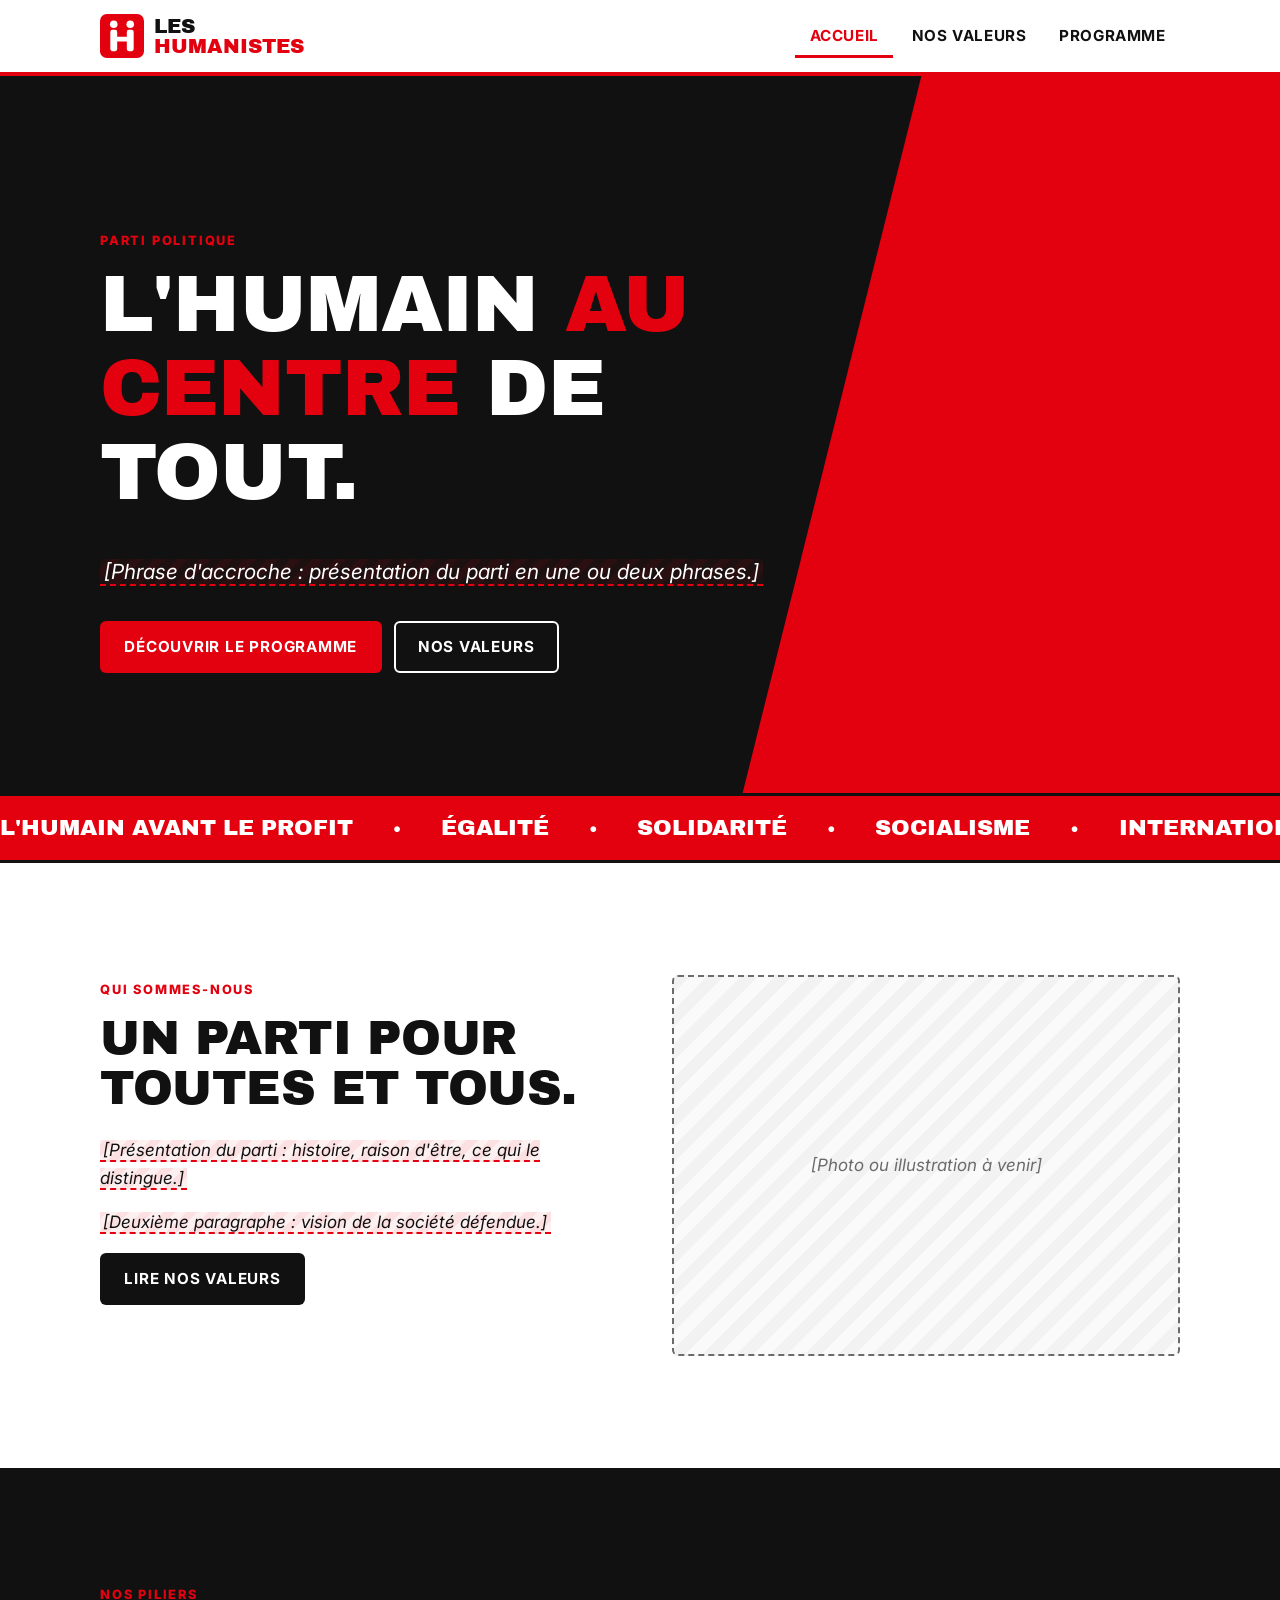
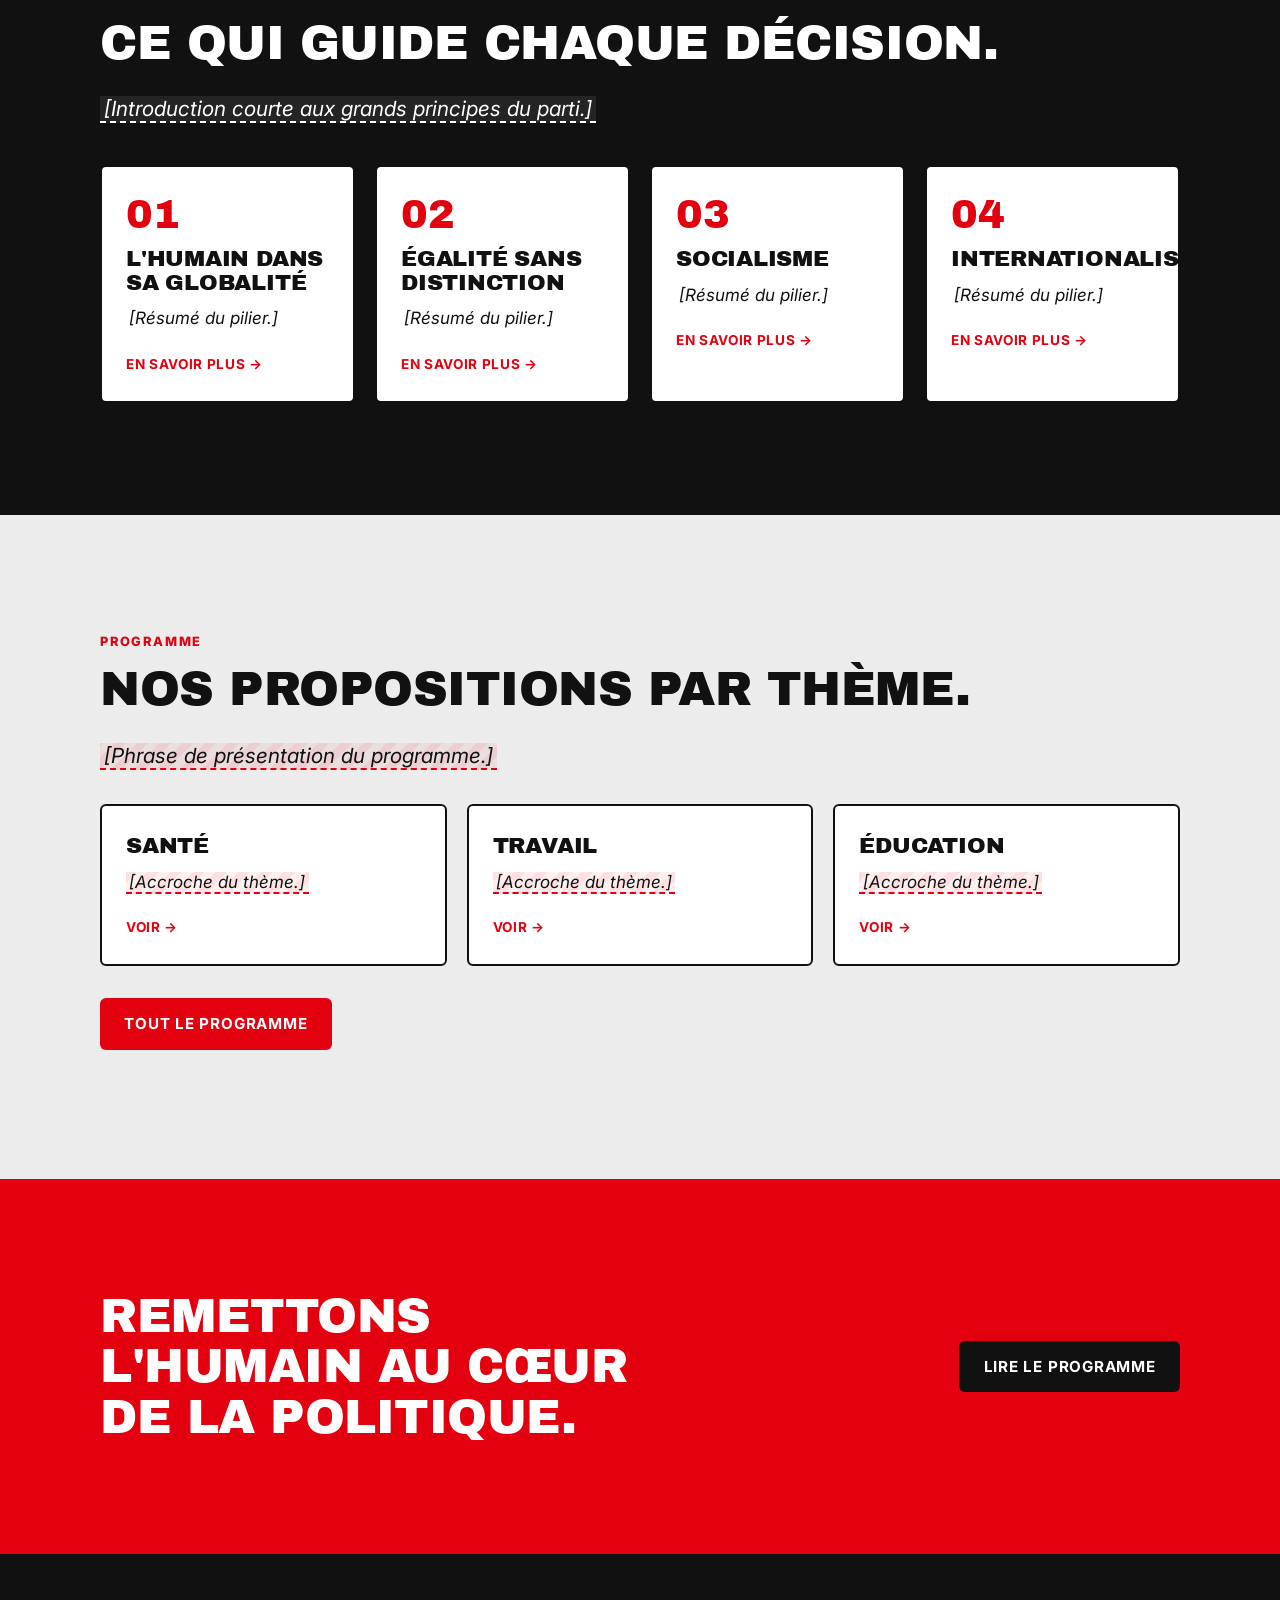
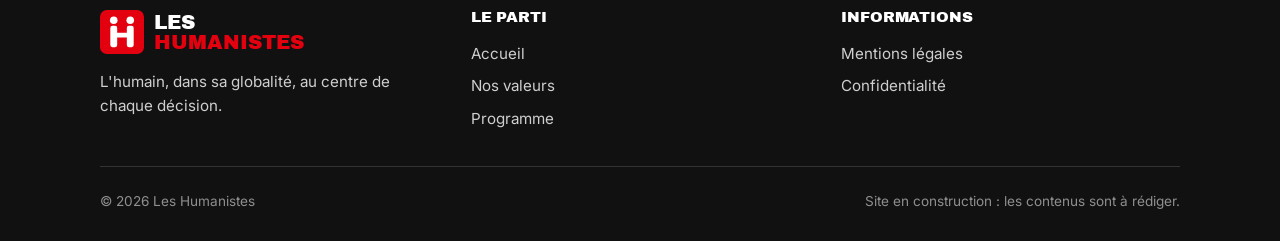
<file: index.html>
<!doctype html>
<html lang="fr">
<head>
  <meta charset="utf-8">
  <meta name="viewport" content="width=device-width, initial-scale=1">
  <title>Les Humanistes — L'humain au centre</title>
  <meta name="description" content="Les Humanistes : un parti de gauche qui replace l'humain, dans sa globalité, au centre de chaque décision.">
  <link rel="icon" href="assets/logo.svg" type="image/svg+xml">
  <link rel="preconnect" href="https://fonts.googleapis.com">
  <link rel="preconnect" href="https://fonts.gstatic.com" crossorigin>
  <link href="https://fonts.googleapis.com/css2?family=Archivo+Black&family=Inter:wght@400;500;700;800&display=swap" rel="stylesheet">
  <link rel="stylesheet" href="css/style.css">
</head>
<body>
  <a class="lien-evitement" href="#contenu">Aller au contenu</a>

  <header class="entete">
    <div class="conteneur entete__barre">
      <a class="marque" href="index.html" aria-label="Les Humanistes, accueil">
        <img src="assets/logo.svg" alt="" width="44" height="44">
        <span class="marque__nom">Les<br><span>Humanistes</span></span>
      </a>
      <nav class="nav" aria-label="Navigation principale">
        <button class="nav__bouton" type="button" aria-expanded="false" aria-controls="menu">
          <span class="nav__bouton-icone" aria-hidden="true"></span> Menu
        </button>
        <ul class="nav__liste" id="menu">
          <li><a class="nav__lien" href="index.html" aria-current="page">Accueil</a></li>
          <li><a class="nav__lien" href="valeurs.html">Nos valeurs</a></li>
          <li><a class="nav__lien" href="programme.html">Programme</a></li>
        </ul>
      </nav>
    </div>
  </header>

  <main id="contenu">

    <!-- Bannière principale -->
    <section class="banniere">
      <div class="conteneur">
        <span class="surtitre">Parti politique</span>
        <h1>L'humain <em>au centre</em> de tout.</h1>
        <p class="chapo"><span class="a-rediger">[Phrase d'accroche : présentation du parti en une ou deux phrases.]</span></p>
        <div class="banniere__actions">
          <a class="bouton bouton--rouge" href="programme.html">Découvrir le programme</a>
          <a class="bouton bouton--contour" href="valeurs.html">Nos valeurs</a>
        </div>
      </div>
    </section>

    <!-- Bandeau défilant des principes -->
    <div class="bandeau" aria-hidden="true">
      <div class="bandeau__piste">
        <span>L'humain avant le profit</span><span>Égalité</span><span>Solidarité</span><span>Socialisme</span><span>Internationalisme</span>
        <span>L'humain avant le profit</span><span>Égalité</span><span>Solidarité</span><span>Socialisme</span><span>Internationalisme</span>
      </div>
    </div>

    <!-- Qui sommes-nous -->
    <section class="section">
      <div class="conteneur deux-colonnes">
        <div>
          <span class="surtitre">Qui sommes-nous</span>
          <h2>Un parti pour toutes et tous.</h2>
          <p><span class="a-rediger">[Présentation du parti : histoire, raison d'être, ce qui le distingue.]</span></p>
          <p><span class="a-rediger">[Deuxième paragraphe : vision de la société défendue.]</span></p>
          <a class="bouton bouton--noir" href="valeurs.html">Lire nos valeurs</a>
        </div>
        <div class="visuel-a-venir">[Photo ou illustration à venir]</div>
      </div>
    </section>

    <!-- Piliers -->
    <section class="section fond-noir">
      <div class="conteneur">
        <span class="surtitre">Nos piliers</span>
        <h2>Ce qui guide chaque décision.</h2>
        <p class="chapo"><span class="a-rediger">[Introduction courte aux grands principes du parti.]</span></p>
        <div class="grille grille--4" style="margin-top:2.5rem">
          <article class="carte">
            <div class="carte__numero">01</div>
            <h3>L'humain dans sa globalité</h3>
            <p><span class="a-rediger">[Résumé du pilier.]</span></p>
            <a class="carte__lien" href="valeurs.html#humain">En savoir plus</a>
          </article>
          <article class="carte">
            <div class="carte__numero">02</div>
            <h3>Égalité sans distinction</h3>
            <p><span class="a-rediger">[Résumé du pilier.]</span></p>
            <a class="carte__lien" href="valeurs.html#egalite">En savoir plus</a>
          </article>
          <article class="carte">
            <div class="carte__numero">03</div>
            <h3>Socialisme</h3>
            <p><span class="a-rediger">[Résumé du pilier.]</span></p>
            <a class="carte__lien" href="valeurs.html#socialisme">En savoir plus</a>
          </article>
          <article class="carte">
            <div class="carte__numero">04</div>
            <h3>Internationalisme</h3>
            <p><span class="a-rediger">[Résumé du pilier.]</span></p>
            <a class="carte__lien" href="valeurs.html#internationalisme">En savoir plus</a>
          </article>
        </div>
      </div>
    </section>

    <!-- Aperçu du programme -->
    <section class="section fond-gris">
      <div class="conteneur">
        <span class="surtitre">Programme</span>
        <h2>Nos propositions par thème.</h2>
        <p class="chapo"><span class="a-rediger">[Phrase de présentation du programme.]</span></p>
        <div class="grille" style="margin-top:2rem">
          <a class="carte" href="programme.html#sante" style="text-decoration:none">
            <h3>Santé</h3><p><span class="a-rediger">[Accroche du thème.]</span></p><span class="carte__lien">Voir</span>
          </a>
          <a class="carte" href="programme.html#travail" style="text-decoration:none">
            <h3>Travail</h3><p><span class="a-rediger">[Accroche du thème.]</span></p><span class="carte__lien">Voir</span>
          </a>
          <a class="carte" href="programme.html#education" style="text-decoration:none">
            <h3>Éducation</h3><p><span class="a-rediger">[Accroche du thème.]</span></p><span class="carte__lien">Voir</span>
          </a>
        </div>
        <p style="margin-top:2rem"><a class="bouton bouton--rouge" href="programme.html">Tout le programme</a></p>
      </div>
    </section>

    <!-- Appel final -->
    <section class="section fond-rouge">
      <div class="conteneur appel">
        <h2>Remettons l'humain au cœur de la politique.</h2>
        <a class="bouton bouton--noir" href="programme.html">Lire le programme</a>
      </div>
    </section>

  </main>

  <footer class="pied">
    <div class="conteneur">
      <div class="pied__grille">
        <div>
          <a class="marque" href="index.html">
            <img src="assets/logo.svg" alt="" width="44" height="44">
            <span class="marque__nom">Les<br><span>Humanistes</span></span>
          </a>
          <p style="margin-top:1rem">L'humain, dans sa globalité, au centre de chaque décision.</p>
        </div>
        <div>
          <h3>Le parti</h3>
          <ul>
            <li><a href="index.html">Accueil</a></li>
            <li><a href="valeurs.html">Nos valeurs</a></li>
            <li><a href="programme.html">Programme</a></li>
          </ul>
        </div>
        <div>
          <h3>Informations</h3>
          <ul>
            <li><a href="#">Mentions légales</a></li>
            <li><a href="#">Confidentialité</a></li>
          </ul>
        </div>
      </div>
      <div class="pied__bas">
        <span>© <span data-annee></span> Les Humanistes</span>
        <span>Site en construction : les contenus sont à rédiger.</span>
      </div>
    </div>
  </footer>

  <script src="js/main.js"></script>
</body>
</html>
</file>
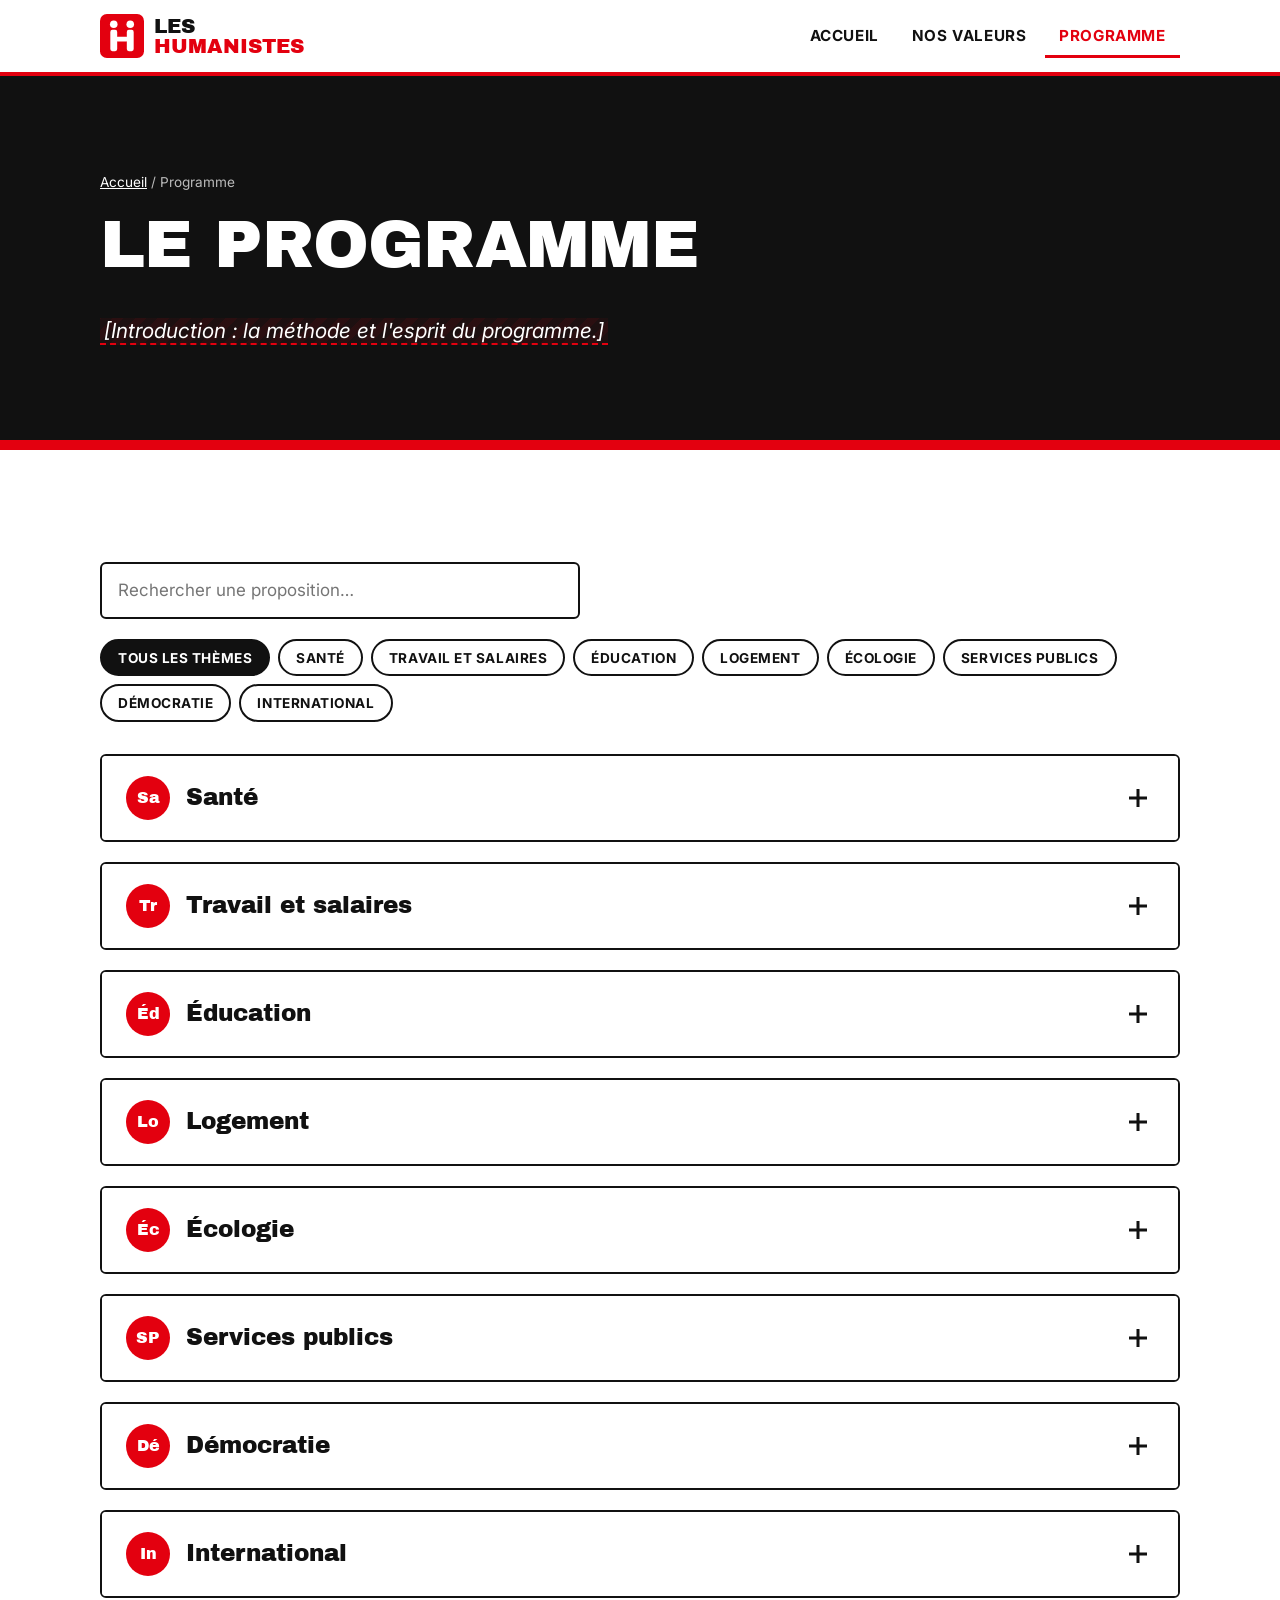
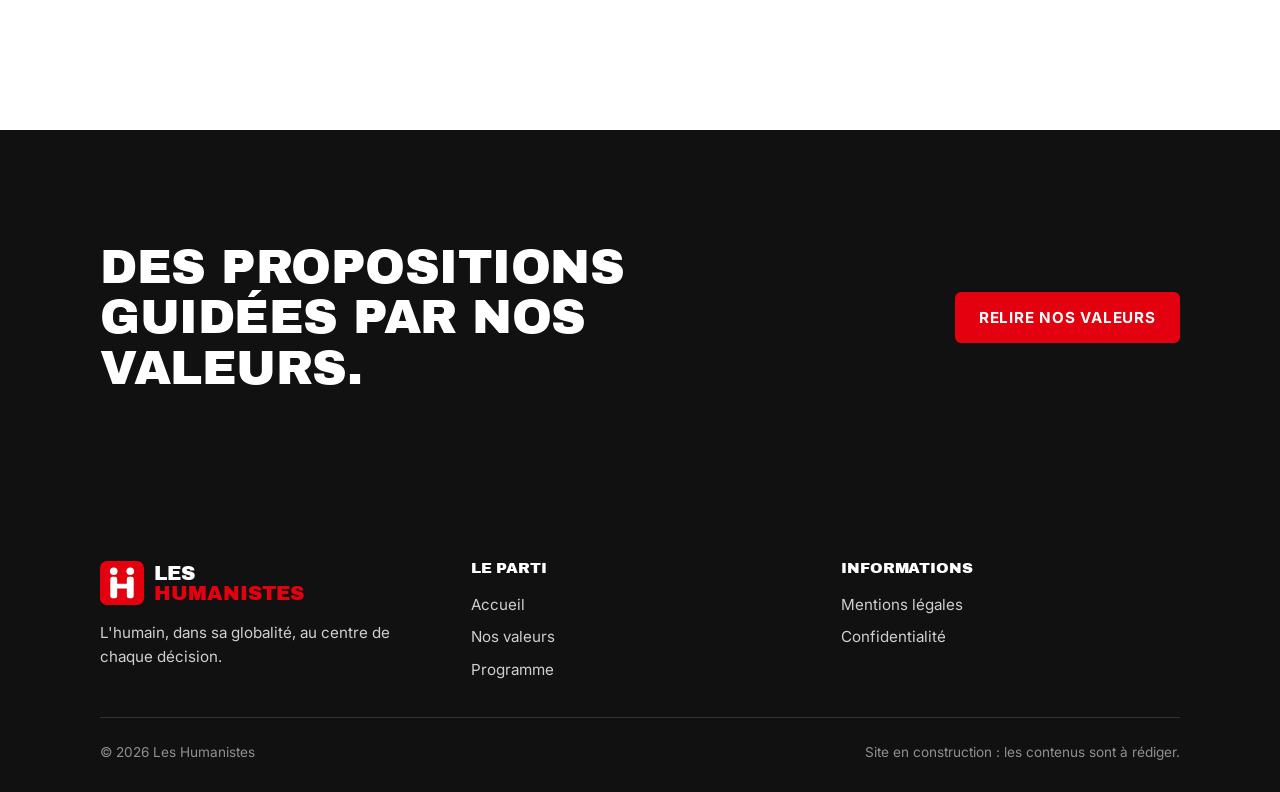
<file: programme.html>
<!doctype html>
<html lang="fr">
<head>
  <meta charset="utf-8">
  <meta name="viewport" content="width=device-width, initial-scale=1">
  <title>Programme — Les Humanistes</title>
  <meta name="description" content="Le programme des Humanistes, classé par thème.">
  <link rel="icon" href="assets/logo.svg" type="image/svg+xml">
  <link rel="preconnect" href="https://fonts.googleapis.com">
  <link rel="preconnect" href="https://fonts.gstatic.com" crossorigin>
  <link href="https://fonts.googleapis.com/css2?family=Archivo+Black&family=Inter:wght@400;500;700;800&display=swap" rel="stylesheet">
  <link rel="stylesheet" href="css/style.css">
</head>
<body>
  <a class="lien-evitement" href="#contenu">Aller au contenu</a>

  <header class="entete">
    <div class="conteneur entete__barre">
      <a class="marque" href="index.html" aria-label="Les Humanistes, accueil">
        <img src="assets/logo.svg" alt="" width="44" height="44">
        <span class="marque__nom">Les<br><span>Humanistes</span></span>
      </a>
      <nav class="nav" aria-label="Navigation principale">
        <button class="nav__bouton" type="button" aria-expanded="false" aria-controls="menu">
          <span class="nav__bouton-icone" aria-hidden="true"></span> Menu
        </button>
        <ul class="nav__liste" id="menu">
          <li><a class="nav__lien" href="index.html">Accueil</a></li>
          <li><a class="nav__lien" href="valeurs.html">Nos valeurs</a></li>
          <li><a class="nav__lien" href="programme.html" aria-current="page">Programme</a></li>
        </ul>
      </nav>
    </div>
  </header>

  <main id="contenu">

    <section class="entete-page">
      <div class="conteneur">
        <nav class="fil-ariane" aria-label="Fil d'Ariane"><a href="index.html">Accueil</a> / Programme</nav>
        <h1>Le programme</h1>
        <p class="chapo"><span class="a-rediger">[Introduction : la méthode et l'esprit du programme.]</span></p>
      </div>
    </section>

    <section class="section">
      <div class="conteneur">
        <div class="recherche">
          <label for="champ-recherche" class="lien-evitement">Rechercher une proposition</label>
          <input id="champ-recherche" type="search" placeholder="Rechercher une proposition…" autocomplete="off">
        </div>
        <div class="filtres" role="group" aria-label="Filtrer par thème">
          <button class="filtre" type="button" data-filtre="tous" aria-pressed="true">Tous les thèmes</button>
          <button class="filtre" type="button" data-filtre="sante" aria-pressed="false">Santé</button>
          <button class="filtre" type="button" data-filtre="travail" aria-pressed="false">Travail et salaires</button>
          <button class="filtre" type="button" data-filtre="education" aria-pressed="false">Éducation</button>
          <button class="filtre" type="button" data-filtre="logement" aria-pressed="false">Logement</button>
          <button class="filtre" type="button" data-filtre="ecologie" aria-pressed="false">Écologie</button>
          <button class="filtre" type="button" data-filtre="services-publics" aria-pressed="false">Services publics</button>
          <button class="filtre" type="button" data-filtre="democratie" aria-pressed="false">Démocratie</button>
          <button class="filtre" type="button" data-filtre="international" aria-pressed="false">International</button>
        </div>

        <section class="theme" id="sante" data-theme="sante">
          <h2 class="theme__titre-h">
            <button class="theme__entete" type="button" aria-expanded="false" aria-controls="corps-sante">
              <span class="theme__titre"><span class="theme__pastille" aria-hidden="true">Sa</span><span>Santé</span></span>
              <span class="theme__plus" aria-hidden="true"></span>
            </button>
          </h2>
          <div class="theme__corps" id="corps-sante" hidden>
            <p><span class="a-rediger">[Constat et objectifs du thème « Santé ».]</span></p>
            <ol class="propositions">
              <li><span class="a-rediger">[Proposition à rédiger.]</span></li>
              <li><span class="a-rediger">[Proposition à rédiger.]</span></li>
              <li><span class="a-rediger">[Proposition à rédiger.]</span></li>
            </ol>
          </div>
        </section>
        <section class="theme" id="travail" data-theme="travail">
          <h2 class="theme__titre-h">
            <button class="theme__entete" type="button" aria-expanded="false" aria-controls="corps-travail">
              <span class="theme__titre"><span class="theme__pastille" aria-hidden="true">Tr</span><span>Travail et salaires</span></span>
              <span class="theme__plus" aria-hidden="true"></span>
            </button>
          </h2>
          <div class="theme__corps" id="corps-travail" hidden>
            <p><span class="a-rediger">[Constat et objectifs du thème « Travail et salaires ».]</span></p>
            <ol class="propositions">
              <li><span class="a-rediger">[Proposition à rédiger.]</span></li>
              <li><span class="a-rediger">[Proposition à rédiger.]</span></li>
              <li><span class="a-rediger">[Proposition à rédiger.]</span></li>
            </ol>
          </div>
        </section>
        <section class="theme" id="education" data-theme="education">
          <h2 class="theme__titre-h">
            <button class="theme__entete" type="button" aria-expanded="false" aria-controls="corps-education">
              <span class="theme__titre"><span class="theme__pastille" aria-hidden="true">Éd</span><span>Éducation</span></span>
              <span class="theme__plus" aria-hidden="true"></span>
            </button>
          </h2>
          <div class="theme__corps" id="corps-education" hidden>
            <p><span class="a-rediger">[Constat et objectifs du thème « Éducation ».]</span></p>
            <ol class="propositions">
              <li><span class="a-rediger">[Proposition à rédiger.]</span></li>
              <li><span class="a-rediger">[Proposition à rédiger.]</span></li>
              <li><span class="a-rediger">[Proposition à rédiger.]</span></li>
            </ol>
          </div>
        </section>
        <section class="theme" id="logement" data-theme="logement">
          <h2 class="theme__titre-h">
            <button class="theme__entete" type="button" aria-expanded="false" aria-controls="corps-logement">
              <span class="theme__titre"><span class="theme__pastille" aria-hidden="true">Lo</span><span>Logement</span></span>
              <span class="theme__plus" aria-hidden="true"></span>
            </button>
          </h2>
          <div class="theme__corps" id="corps-logement" hidden>
            <p><span class="a-rediger">[Constat et objectifs du thème « Logement ».]</span></p>
            <ol class="propositions">
              <li><span class="a-rediger">[Proposition à rédiger.]</span></li>
              <li><span class="a-rediger">[Proposition à rédiger.]</span></li>
              <li><span class="a-rediger">[Proposition à rédiger.]</span></li>
            </ol>
          </div>
        </section>
        <section class="theme" id="ecologie" data-theme="ecologie">
          <h2 class="theme__titre-h">
            <button class="theme__entete" type="button" aria-expanded="false" aria-controls="corps-ecologie">
              <span class="theme__titre"><span class="theme__pastille" aria-hidden="true">Éc</span><span>Écologie</span></span>
              <span class="theme__plus" aria-hidden="true"></span>
            </button>
          </h2>
          <div class="theme__corps" id="corps-ecologie" hidden>
            <p><span class="a-rediger">[Constat et objectifs du thème « Écologie ».]</span></p>
            <ol class="propositions">
              <li><span class="a-rediger">[Proposition à rédiger.]</span></li>
              <li><span class="a-rediger">[Proposition à rédiger.]</span></li>
              <li><span class="a-rediger">[Proposition à rédiger.]</span></li>
            </ol>
          </div>
        </section>
        <section class="theme" id="services-publics" data-theme="services-publics">
          <h2 class="theme__titre-h">
            <button class="theme__entete" type="button" aria-expanded="false" aria-controls="corps-services-publics">
              <span class="theme__titre"><span class="theme__pastille" aria-hidden="true">SP</span><span>Services publics</span></span>
              <span class="theme__plus" aria-hidden="true"></span>
            </button>
          </h2>
          <div class="theme__corps" id="corps-services-publics" hidden>
            <p><span class="a-rediger">[Constat et objectifs du thème « Services publics ».]</span></p>
            <ol class="propositions">
              <li><span class="a-rediger">[Proposition à rédiger.]</span></li>
              <li><span class="a-rediger">[Proposition à rédiger.]</span></li>
              <li><span class="a-rediger">[Proposition à rédiger.]</span></li>
            </ol>
          </div>
        </section>
        <section class="theme" id="democratie" data-theme="democratie">
          <h2 class="theme__titre-h">
            <button class="theme__entete" type="button" aria-expanded="false" aria-controls="corps-democratie">
              <span class="theme__titre"><span class="theme__pastille" aria-hidden="true">Dé</span><span>Démocratie</span></span>
              <span class="theme__plus" aria-hidden="true"></span>
            </button>
          </h2>
          <div class="theme__corps" id="corps-democratie" hidden>
            <p><span class="a-rediger">[Constat et objectifs du thème « Démocratie ».]</span></p>
            <ol class="propositions">
              <li><span class="a-rediger">[Proposition à rédiger.]</span></li>
              <li><span class="a-rediger">[Proposition à rédiger.]</span></li>
              <li><span class="a-rediger">[Proposition à rédiger.]</span></li>
            </ol>
          </div>
        </section>
        <section class="theme" id="international" data-theme="international">
          <h2 class="theme__titre-h">
            <button class="theme__entete" type="button" aria-expanded="false" aria-controls="corps-international">
              <span class="theme__titre"><span class="theme__pastille" aria-hidden="true">In</span><span>International</span></span>
              <span class="theme__plus" aria-hidden="true"></span>
            </button>
          </h2>
          <div class="theme__corps" id="corps-international" hidden>
            <p><span class="a-rediger">[Constat et objectifs du thème « International ».]</span></p>
            <ol class="propositions">
              <li><span class="a-rediger">[Proposition à rédiger.]</span></li>
              <li><span class="a-rediger">[Proposition à rédiger.]</span></li>
              <li><span class="a-rediger">[Proposition à rédiger.]</span></li>
            </ol>
          </div>
        </section>

        <p class="aucun-resultat" hidden>Aucune proposition ne correspond à votre recherche.</p>
      </div>
    </section>

    <section class="section fond-noir">
      <div class="conteneur appel">
        <h2>Des propositions guidées par nos valeurs.</h2>
        <a class="bouton bouton--rouge" href="valeurs.html">Relire nos valeurs</a>
      </div>
    </section>

  </main>

  <footer class="pied">
    <div class="conteneur">
      <div class="pied__grille">
        <div>
          <a class="marque" href="index.html">
            <img src="assets/logo.svg" alt="" width="44" height="44">
            <span class="marque__nom">Les<br><span>Humanistes</span></span>
          </a>
          <p style="margin-top:1rem">L'humain, dans sa globalité, au centre de chaque décision.</p>
        </div>
        <div>
          <h3>Le parti</h3>
          <ul>
            <li><a href="index.html">Accueil</a></li>
            <li><a href="valeurs.html">Nos valeurs</a></li>
            <li><a href="programme.html">Programme</a></li>
          </ul>
        </div>
        <div>
          <h3>Informations</h3>
          <ul>
            <li><a href="#">Mentions légales</a></li>
            <li><a href="#">Confidentialité</a></li>
          </ul>
        </div>
      </div>
      <div class="pied__bas">
        <span>© <span data-annee></span> Les Humanistes</span>
        <span>Site en construction : les contenus sont à rédiger.</span>
      </div>
    </div>
  </footer>

  <script src="js/main.js"></script>
</body>
</html>
</file>
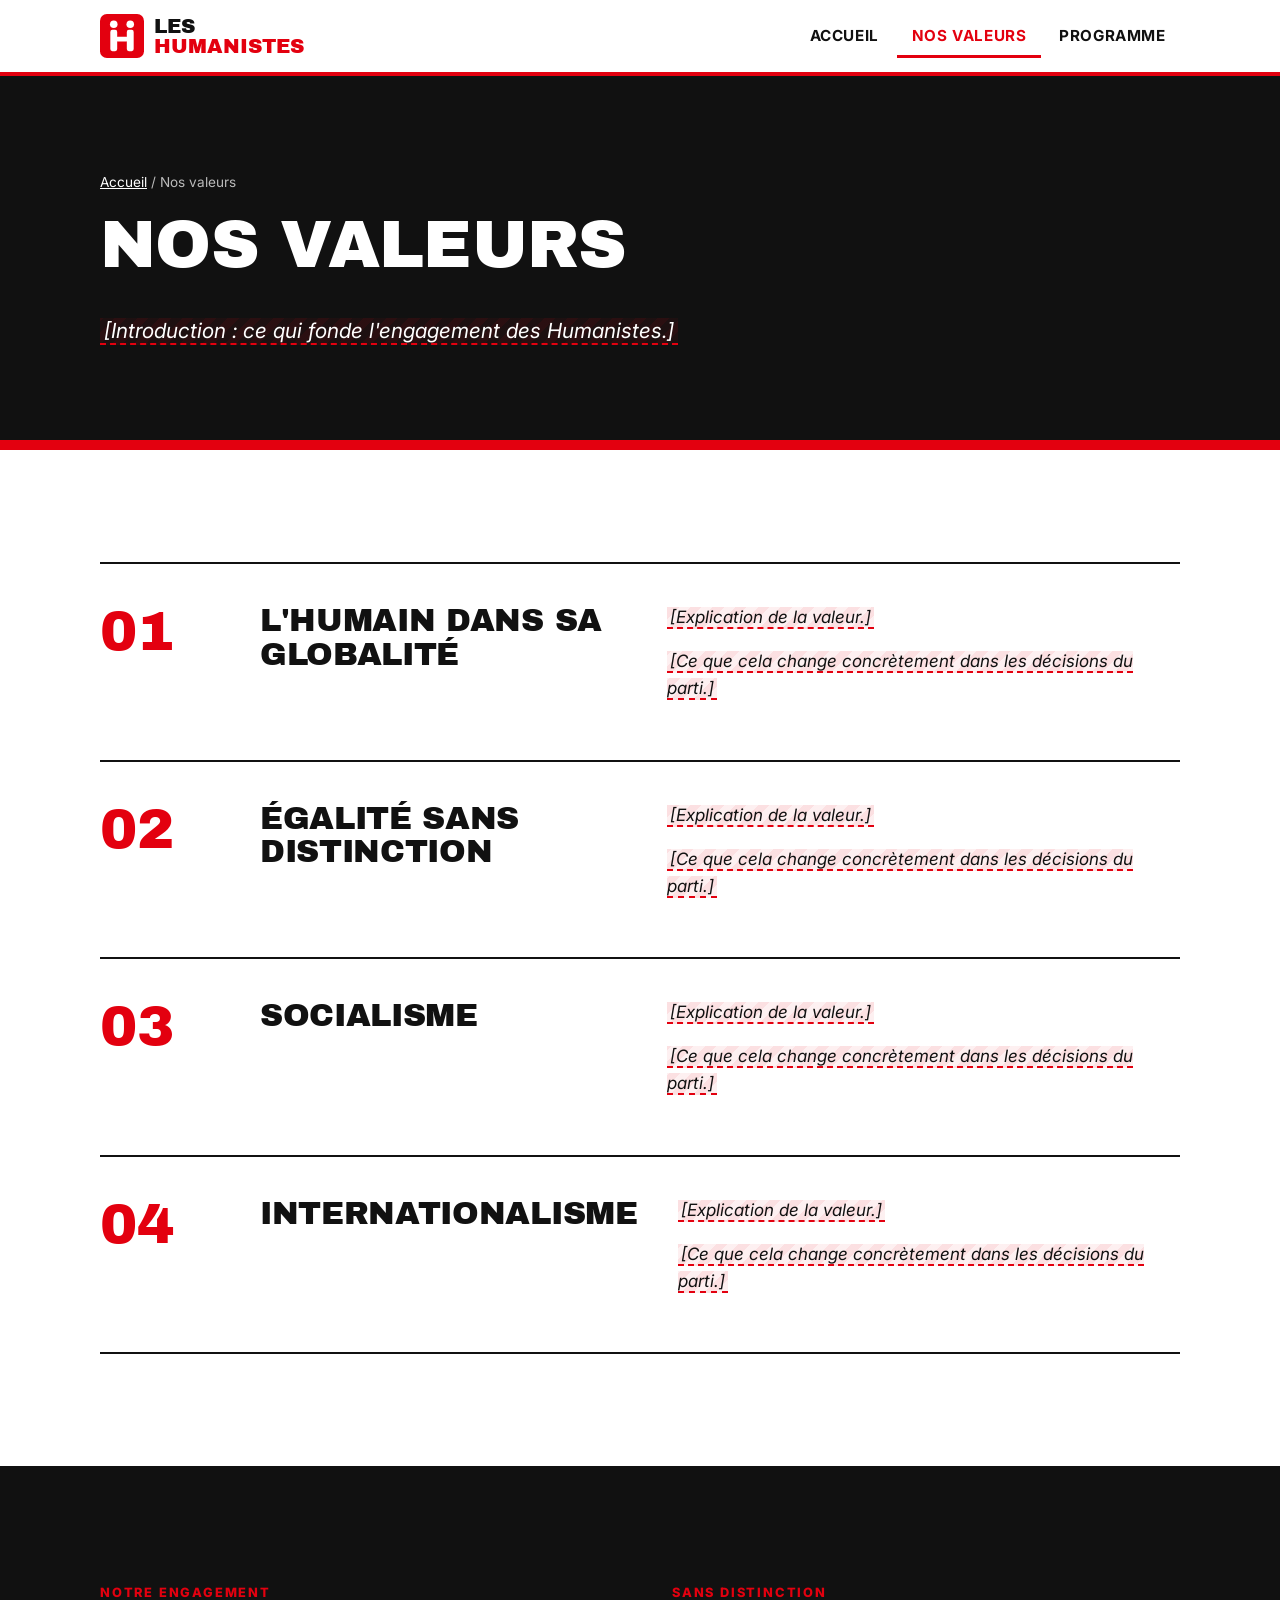
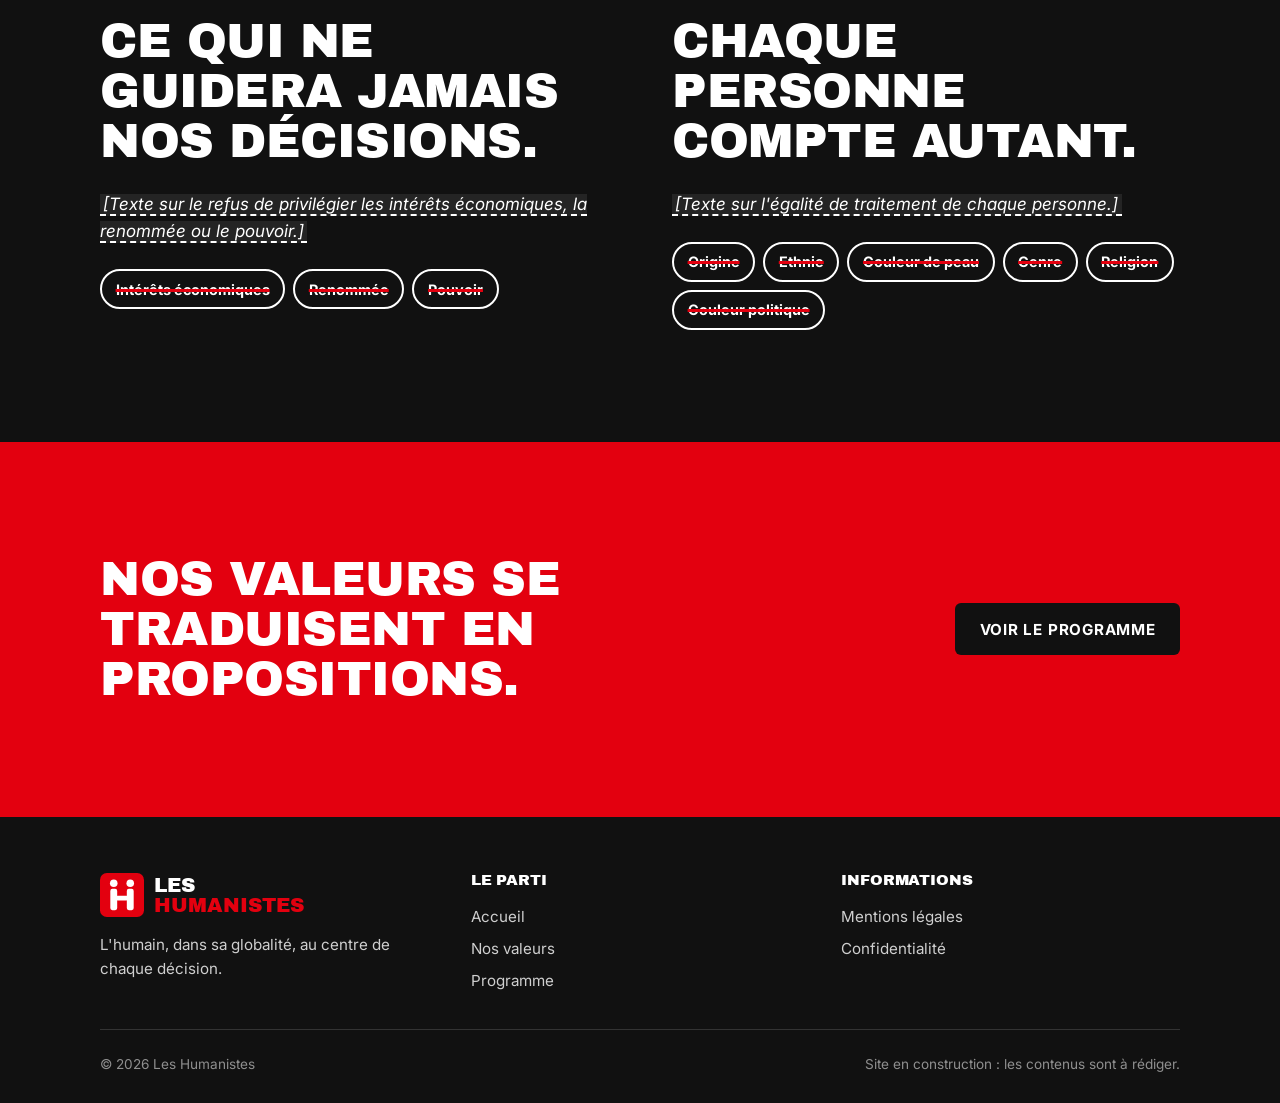
<file: valeurs.html>
<!doctype html>
<html lang="fr">
<head>
  <meta charset="utf-8">
  <meta name="viewport" content="width=device-width, initial-scale=1">
  <title>Nos valeurs — Les Humanistes</title>
  <meta name="description" content="Les valeurs des Humanistes : l'humain dans sa globalité, l'égalité sans distinction, le socialisme et l'internationalisme.">
  <link rel="icon" href="assets/logo.svg" type="image/svg+xml">
  <link rel="preconnect" href="https://fonts.googleapis.com">
  <link rel="preconnect" href="https://fonts.gstatic.com" crossorigin>
  <link href="https://fonts.googleapis.com/css2?family=Archivo+Black&family=Inter:wght@400;500;700;800&display=swap" rel="stylesheet">
  <link rel="stylesheet" href="css/style.css">
</head>
<body>
  <a class="lien-evitement" href="#contenu">Aller au contenu</a>

  <header class="entete">
    <div class="conteneur entete__barre">
      <a class="marque" href="index.html" aria-label="Les Humanistes, accueil">
        <img src="assets/logo.svg" alt="" width="44" height="44">
        <span class="marque__nom">Les<br><span>Humanistes</span></span>
      </a>
      <nav class="nav" aria-label="Navigation principale">
        <button class="nav__bouton" type="button" aria-expanded="false" aria-controls="menu">
          <span class="nav__bouton-icone" aria-hidden="true"></span> Menu
        </button>
        <ul class="nav__liste" id="menu">
          <li><a class="nav__lien" href="index.html">Accueil</a></li>
          <li><a class="nav__lien" href="valeurs.html" aria-current="page">Nos valeurs</a></li>
          <li><a class="nav__lien" href="programme.html">Programme</a></li>
        </ul>
      </nav>
    </div>
  </header>

  <main id="contenu">

    <section class="entete-page">
      <div class="conteneur">
        <nav class="fil-ariane" aria-label="Fil d'Ariane"><a href="index.html">Accueil</a> / Nos valeurs</nav>
        <h1>Nos valeurs</h1>
        <p class="chapo"><span class="a-rediger">[Introduction : ce qui fonde l'engagement des Humanistes.]</span></p>
      </div>
    </section>

    <!-- Liste des valeurs -->
    <section class="section">
      <div class="conteneur">

        <article class="valeur" id="humain">
          <div class="valeur__numero">01</div>
          <h2>L'humain dans sa globalité</h2>
          <div>
            <p><span class="a-rediger">[Explication de la valeur.]</span></p>
            <p><span class="a-rediger">[Ce que cela change concrètement dans les décisions du parti.]</span></p>
          </div>
        </article>

        <article class="valeur" id="egalite">
          <div class="valeur__numero">02</div>
          <h2>Égalité sans distinction</h2>
          <div>
            <p><span class="a-rediger">[Explication de la valeur.]</span></p>
            <p><span class="a-rediger">[Ce que cela change concrètement dans les décisions du parti.]</span></p>
          </div>
        </article>

        <article class="valeur" id="socialisme">
          <div class="valeur__numero">03</div>
          <h2>Socialisme</h2>
          <div>
            <p><span class="a-rediger">[Explication de la valeur.]</span></p>
            <p><span class="a-rediger">[Ce que cela change concrètement dans les décisions du parti.]</span></p>
          </div>
        </article>

        <article class="valeur" id="internationalisme">
          <div class="valeur__numero">04</div>
          <h2>Internationalisme</h2>
          <div>
            <p><span class="a-rediger">[Explication de la valeur.]</span></p>
            <p><span class="a-rediger">[Ce que cela change concrètement dans les décisions du parti.]</span></p>
          </div>
        </article>

      </div>
    </section>

    <!-- Ce qui ne guide pas nos décisions -->
    <section class="section fond-noir">
      <div class="conteneur deux-colonnes">
        <div>
          <span class="surtitre">Notre engagement</span>
          <h2>Ce qui ne guidera jamais nos décisions.</h2>
          <p><span class="a-rediger">[Texte sur le refus de privilégier les intérêts économiques, la renommée ou le pouvoir.]</span></p>
          <ul class="non-criteres" aria-label="Intérêts que nous refusons de privilégier">
            <li>Intérêts économiques</li>
            <li>Renommée</li>
            <li>Pouvoir</li>
          </ul>
        </div>
        <div>
          <span class="surtitre">Sans distinction</span>
          <h2>Chaque personne compte autant.</h2>
          <p><span class="a-rediger">[Texte sur l'égalité de traitement de chaque personne.]</span></p>
          <ul class="non-criteres" aria-label="Critères qui n'entrent jamais en compte">
            <li>Origine</li>
            <li>Ethnie</li>
            <li>Couleur de peau</li>
            <li>Genre</li>
            <li>Religion</li>
            <li>Couleur politique</li>
          </ul>
        </div>
      </div>
    </section>

    <section class="section fond-rouge">
      <div class="conteneur appel">
        <h2>Nos valeurs se traduisent en propositions.</h2>
        <a class="bouton bouton--noir" href="programme.html">Voir le programme</a>
      </div>
    </section>

  </main>

  <footer class="pied">
    <div class="conteneur">
      <div class="pied__grille">
        <div>
          <a class="marque" href="index.html">
            <img src="assets/logo.svg" alt="" width="44" height="44">
            <span class="marque__nom">Les<br><span>Humanistes</span></span>
          </a>
          <p style="margin-top:1rem">L'humain, dans sa globalité, au centre de chaque décision.</p>
        </div>
        <div>
          <h3>Le parti</h3>
          <ul>
            <li><a href="index.html">Accueil</a></li>
            <li><a href="valeurs.html">Nos valeurs</a></li>
            <li><a href="programme.html">Programme</a></li>
          </ul>
        </div>
        <div>
          <h3>Informations</h3>
          <ul>
            <li><a href="#">Mentions légales</a></li>
            <li><a href="#">Confidentialité</a></li>
          </ul>
        </div>
      </div>
      <div class="pied__bas">
        <span>© <span data-annee></span> Les Humanistes</span>
        <span>Site en construction : les contenus sont à rédiger.</span>
      </div>
    </div>
  </footer>

  <script src="js/main.js"></script>
</body>
</html>
</file>
<file: css/style.css>
/* =========================================================
   Les Humanistes — feuille de style principale
   Palette : rouge vif, noir, blanc
   ========================================================= */

:root {
  --rouge: #e3000f;
  --rouge-fonce: #b0000b;
  --noir: #111111;
  --gris-fonce: #2a2a2a;
  --gris: #6b6b6b;
  --gris-clair: #ececec;
  --blanc: #ffffff;

  --police-titre: "Archivo Black", "Arial Black", sans-serif;
  --police-texte: "Inter", system-ui, -apple-system, "Segoe UI", Roboto, sans-serif;

  --largeur-max: 1160px;
  --gouttiere: clamp(16px, 4vw, 40px);
  --rayon: 6px;
}

*,
*::before,
*::after { box-sizing: border-box; }

html { scroll-behavior: smooth; }

body {
  margin: 0;
  font-family: var(--police-texte);
  font-size: 1.0625rem;
  line-height: 1.6;
  color: var(--noir);
  background: var(--blanc);
  -webkit-font-smoothing: antialiased;
}

img, svg { display: block; max-width: 100%; }

a { color: inherit; }

h1, h2, h3 {
  font-family: var(--police-titre);
  font-weight: 400;
  line-height: 1.05;
  letter-spacing: -0.01em;
  margin: 0 0 0.5em;
  text-transform: uppercase;
}

h1 { font-size: clamp(2.4rem, 7vw, 5rem); }
h2 { font-size: clamp(1.8rem, 4.5vw, 3rem); }
h3 { font-size: clamp(1.15rem, 2vw, 1.4rem); }

p { margin: 0 0 1em; }

.conteneur {
  width: 100%;
  max-width: var(--largeur-max);
  margin: 0 auto;
  padding: 0 var(--gouttiere);
}

.lien-evitement {
  position: absolute;
  left: -9999px;
  top: 0;
  background: var(--rouge);
  color: var(--blanc);
  padding: 0.75rem 1rem;
  z-index: 100;
}
.lien-evitement:focus { left: 1rem; top: 1rem; }

:focus-visible {
  outline: 3px solid var(--rouge);
  outline-offset: 3px;
}

/* ---------- Emplacements de contenu à rédiger ---------- */

.a-rediger {
  display: inline;
  background: repeating-linear-gradient(
    -45deg,
    rgba(227, 0, 15, 0.06) 0 8px,
    rgba(227, 0, 15, 0.12) 8px 16px
  );
  border-bottom: 2px dashed var(--rouge);
  padding: 0 0.2em;
  color: inherit;
  font-style: italic;
}
.fond-noir .a-rediger,
.fond-rouge .a-rediger {
  background: rgba(255, 255, 255, 0.08);
  border-bottom-color: var(--blanc);
}

.bloc-a-rediger {
  border: 2px dashed currentColor;
  border-radius: var(--rayon);
  padding: 1.25rem;
  opacity: 0.75;
  font-style: italic;
}

/* ---------- En-tête ---------- */

.entete {
  position: sticky;
  top: 0;
  z-index: 50;
  background: var(--blanc);
  border-bottom: 4px solid var(--rouge);
}

.entete__barre {
  display: flex;
  align-items: center;
  justify-content: space-between;
  gap: 1rem;
  min-height: 72px;
}

.marque {
  display: flex;
  align-items: center;
  gap: 0.65rem;
  text-decoration: none;
}
.marque img { width: 44px; height: 44px; }
.marque__nom {
  font-family: var(--police-titre);
  font-size: 1.25rem;
  line-height: 1;
  text-transform: uppercase;
}
.marque__nom span { color: var(--rouge); }

.nav { display: flex; align-items: center; gap: 0.25rem; }

.nav__liste {
  display: flex;
  gap: 0.25rem;
  list-style: none;
  margin: 0;
  padding: 0;
}

.nav__lien {
  display: block;
  padding: 0.6rem 0.9rem;
  font-weight: 700;
  font-size: 0.95rem;
  text-transform: uppercase;
  letter-spacing: 0.04em;
  text-decoration: none;
  border-radius: var(--rayon);
}
.nav__lien:hover { background: var(--gris-clair); }
.nav__lien[aria-current="page"] {
  color: var(--rouge);
  box-shadow: inset 0 -3px 0 var(--rouge);
  border-radius: 0;
}

.nav__bouton {
  display: none;
  align-items: center;
  gap: 0.5rem;
  background: var(--noir);
  color: var(--blanc);
  border: 0;
  border-radius: var(--rayon);
  padding: 0.6rem 0.9rem;
  font: 700 0.9rem var(--police-texte);
  text-transform: uppercase;
  letter-spacing: 0.04em;
  cursor: pointer;
}
.nav__bouton-icone,
.nav__bouton-icone::before,
.nav__bouton-icone::after {
  display: block;
  width: 18px;
  height: 2px;
  background: currentColor;
  position: relative;
  transition: transform 0.2s;
}
.nav__bouton-icone::before,
.nav__bouton-icone::after { content: ""; position: absolute; left: 0; }
.nav__bouton-icone::before { top: -6px; }
.nav__bouton-icone::after { top: 6px; }
.nav__bouton[aria-expanded="true"] .nav__bouton-icone { background: transparent; }
.nav__bouton[aria-expanded="true"] .nav__bouton-icone::before { transform: translateY(6px) rotate(45deg); }
.nav__bouton[aria-expanded="true"] .nav__bouton-icone::after { transform: translateY(-6px) rotate(-45deg); }

@media (max-width: 760px) {
  .nav__bouton { display: inline-flex; }
  .nav__liste {
    display: none;
    position: absolute;
    top: 100%;
    left: 0;
    right: 0;
    flex-direction: column;
    gap: 0;
    background: var(--blanc);
    border-bottom: 4px solid var(--rouge);
    padding: 0.5rem var(--gouttiere) 1rem;
  }
  .nav__liste.est-ouverte { display: flex; }
  .nav__lien { padding: 0.9rem 0; border-bottom: 1px solid var(--gris-clair); border-radius: 0; }
  .nav__lien[aria-current="page"] { box-shadow: none; }
}

/* ---------- Boutons ---------- */

.bouton {
  display: inline-flex;
  align-items: center;
  gap: 0.5rem;
  padding: 0.9rem 1.4rem;
  font: 700 0.95rem var(--police-texte);
  text-transform: uppercase;
  letter-spacing: 0.05em;
  text-decoration: none;
  border: 2px solid transparent;
  border-radius: var(--rayon);
  cursor: pointer;
  transition: background 0.15s, color 0.15s, border-color 0.15s;
}
.bouton--rouge { background: var(--rouge); color: var(--blanc); }
.bouton--rouge:hover { background: var(--rouge-fonce); }
.bouton--contour { border-color: currentColor; background: transparent; }
.bouton--contour:hover { background: var(--blanc); color: var(--noir); border-color: var(--blanc); }
.bouton--noir { background: var(--noir); color: var(--blanc); }
.bouton--noir:hover { background: var(--gris-fonce); }

/* ---------- Sections génériques ---------- */

.section { padding: clamp(56px, 9vw, 112px) 0; }

.fond-noir { background: var(--noir); color: var(--blanc); }
.fond-rouge { background: var(--rouge); color: var(--blanc); }
.fond-gris { background: var(--gris-clair); }

.surtitre {
  display: inline-block;
  font-weight: 800;
  font-size: 0.8rem;
  text-transform: uppercase;
  letter-spacing: 0.14em;
  color: var(--rouge);
  margin-bottom: 0.75rem;
}
.fond-rouge .surtitre { color: var(--noir); }

.chapo { font-size: clamp(1.1rem, 2vw, 1.3rem); max-width: 60ch; }

/* ---------- Bannière d'accueil ---------- */

.banniere {
  position: relative;
  overflow: hidden;
  background: var(--noir);
  color: var(--blanc);
  padding: clamp(64px, 12vw, 150px) 0 clamp(56px, 10vw, 120px);
}
.banniere::after {
  /* Bande rouge diagonale */
  content: "";
  position: absolute;
  right: -10%;
  top: -20%;
  width: 45%;
  height: 140%;
  background: var(--rouge);
  transform: skewX(-14deg);
  z-index: 0;
}
.banniere .conteneur { position: relative; z-index: 1; }
.banniere h1 { max-width: 14ch; }
.banniere h1 em { font-style: normal; color: var(--rouge); }
.banniere__actions { display: flex; flex-wrap: wrap; gap: 0.75rem; margin-top: 2rem; }

@media (max-width: 760px) {
  .banniere::after { width: 70%; right: -45%; opacity: 0.9; }
}

/* ---------- Bandeau devise ---------- */

.bandeau {
  background: var(--rouge);
  color: var(--blanc);
  overflow: hidden;
  white-space: nowrap;
  border-block: 3px solid var(--noir);
}
.bandeau__piste {
  display: inline-flex;
  gap: 2.5rem;
  padding: 0.9rem 0;
  font-family: var(--police-titre);
  font-size: clamp(1rem, 2.4vw, 1.4rem);
  text-transform: uppercase;
  animation: defilement 30s linear infinite;
}
.bandeau__piste span::after { content: "●"; margin-left: 2.5rem; font-size: 0.6em; vertical-align: middle; }
@keyframes defilement { to { transform: translateX(-50%); } }
@media (prefers-reduced-motion: reduce) { .bandeau__piste { animation: none; } }

/* ---------- Grilles et cartes ---------- */

.grille {
  display: grid;
  gap: 1.25rem;
  grid-template-columns: repeat(auto-fit, minmax(min(100%, 260px), 1fr));
}

.carte {
  position: relative;
  background: var(--blanc);
  color: var(--noir);
  border: 2px solid var(--noir);
  border-radius: var(--rayon);
  padding: 1.75rem 1.5rem 1.5rem;
  transition: transform 0.15s, box-shadow 0.15s;
}
.carte:hover { transform: translate(-3px, -3px); box-shadow: 6px 6px 0 var(--rouge); }
.carte__numero {
  font-family: var(--police-titre);
  font-size: 2.5rem;
  line-height: 1;
  color: var(--rouge);
  margin-bottom: 0.75rem;
}
.carte__lien {
  font-weight: 700;
  text-transform: uppercase;
  font-size: 0.85rem;
  letter-spacing: 0.05em;
  color: var(--rouge);
  text-decoration: none;
}
.carte__lien::after { content: " →"; }
.carte__lien:hover { text-decoration: underline; }

/* ---------- Deux colonnes ---------- */

.deux-colonnes {
  display: grid;
  gap: clamp(2rem, 5vw, 4rem);
  grid-template-columns: 1fr;
  align-items: start;
}
@media (min-width: 860px) {
  .deux-colonnes { grid-template-columns: 1fr 1fr; }
}

.visuel-a-venir {
  aspect-ratio: 4 / 3;
  display: grid;
  place-items: center;
  text-align: center;
  padding: 1rem;
  border: 2px dashed var(--gris);
  border-radius: var(--rayon);
  color: var(--gris);
  font-style: italic;
  background: repeating-linear-gradient(-45deg, #fafafa 0 12px, #f2f2f2 12px 24px);
}

/* ---------- Appel à l'action ---------- */

.appel {
  display: flex;
  flex-wrap: wrap;
  align-items: center;
  justify-content: space-between;
  gap: 1.5rem;
}
.appel h2 { margin: 0; max-width: 18ch; }

/* ---------- En-tête de page intérieure ---------- */

.entete-page {
  background: var(--noir);
  color: var(--blanc);
  padding: clamp(48px, 8vw, 96px) 0 clamp(40px, 6vw, 72px);
  border-bottom: 10px solid var(--rouge);
}
.entete-page h1 { font-size: clamp(2.2rem, 6vw, 4.2rem); }

.fil-ariane {
  font-size: 0.85rem;
  margin-bottom: 1rem;
  color: #bbb;
}
.fil-ariane a { color: var(--blanc); }

/* ---------- Valeurs : liste détaillée ---------- */

.valeur {
  display: grid;
  gap: 1rem 2.5rem;
  grid-template-columns: 1fr;
  padding: 2.5rem 0;
  border-top: 2px solid var(--noir);
}
.valeur:last-child { border-bottom: 2px solid var(--noir); }
@media (min-width: 760px) {
  .valeur { grid-template-columns: 120px 1fr 1.4fr; }
}
.valeur__numero {
  font-family: var(--police-titre);
  font-size: 3.5rem;
  line-height: 1;
  color: var(--rouge);
}
.valeur h2 { font-size: clamp(1.4rem, 3vw, 2rem); }

.non-criteres {
  display: flex;
  flex-wrap: wrap;
  gap: 0.5rem;
  list-style: none;
  padding: 0;
  margin: 1.5rem 0 0;
}
.non-criteres li {
  padding: 0.4rem 0.85rem;
  border: 2px solid var(--blanc);
  border-radius: 999px;
  font-weight: 700;
  font-size: 0.9rem;
  text-decoration: line-through;
  text-decoration-color: var(--rouge);
  text-decoration-thickness: 3px;
}

/* ---------- Programme ---------- */

.filtres {
  display: flex;
  flex-wrap: wrap;
  gap: 0.5rem;
  margin-bottom: 2rem;
}
.filtre {
  padding: 0.55rem 1rem;
  font: 700 0.85rem var(--police-texte);
  text-transform: uppercase;
  letter-spacing: 0.04em;
  background: var(--blanc);
  color: var(--noir);
  border: 2px solid var(--noir);
  border-radius: 999px;
  cursor: pointer;
}
.filtre:hover { background: var(--gris-clair); }
.filtre[aria-pressed="true"] { background: var(--noir); color: var(--blanc); }

.recherche {
  display: flex;
  gap: 0.5rem;
  margin-bottom: 1.25rem;
  max-width: 480px;
}
.recherche input {
  flex: 1;
  min-width: 0;
  padding: 0.8rem 1rem;
  font: inherit;
  border: 2px solid var(--noir);
  border-radius: var(--rayon);
}

.theme {
  scroll-margin-top: 96px;
  margin-bottom: 1.25rem;
  border: 2px solid var(--noir);
  border-radius: var(--rayon);
  overflow: hidden;
}
.theme[hidden] { display: none; }
.theme__entete {
  width: 100%;
  display: flex;
  align-items: center;
  justify-content: space-between;
  gap: 1rem;
  padding: 1.25rem 1.5rem;
  background: var(--blanc);
  border: 0;
  text-align: left;
  cursor: pointer;
  font: inherit;
  color: inherit;
}
.theme__entete:hover { background: #fafafa; }
.theme__titre { display: flex; align-items: center; gap: 1rem; margin: 0; }
.theme__pastille {
  flex: none;
  width: 44px;
  height: 44px;
  display: grid;
  place-items: center;
  background: var(--rouge);
  color: var(--blanc);
  border-radius: 50%;
  font-family: var(--police-titre);
  font-size: 1rem;
}
.theme__plus {
  flex: none;
  width: 32px;
  height: 32px;
  position: relative;
}
.theme__plus::before,
.theme__plus::after {
  content: "";
  position: absolute;
  top: 50%;
  left: 50%;
  width: 18px;
  height: 3px;
  background: var(--noir);
  transform: translate(-50%, -50%);
  transition: transform 0.2s;
}
.theme__plus::after { transform: translate(-50%, -50%) rotate(90deg); }
.theme__entete[aria-expanded="true"] .theme__plus::after { transform: translate(-50%, -50%) rotate(0deg); }
.theme__entete[aria-expanded="true"] { background: var(--noir); color: var(--blanc); }
.theme__entete[aria-expanded="true"] .theme__plus::before,
.theme__entete[aria-expanded="true"] .theme__plus::after { background: var(--blanc); }

.theme__corps { padding: 1.5rem; border-top: 2px solid var(--noir); }
.theme__corps[hidden] { display: none; }

.propositions {
  list-style: none;
  counter-reset: prop;
  margin: 1rem 0 0;
  padding: 0;
  display: grid;
  gap: 0.75rem;
}
.propositions li {
  counter-increment: prop;
  display: grid;
  grid-template-columns: auto 1fr;
  gap: 1rem;
  padding: 1rem;
  background: var(--gris-clair);
  border-radius: var(--rayon);
}
.propositions li::before {
  content: counter(prop, decimal-leading-zero);
  font-family: var(--police-titre);
  color: var(--rouge);
}

.aucun-resultat { font-style: italic; color: var(--gris); }

/* ---------- Pied de page ---------- */

.pied {
  background: var(--noir);
  color: #cfcfcf;
  padding: 56px 0 28px;
  font-size: 0.95rem;
}
.pied__grille {
  display: grid;
  gap: 2rem;
  grid-template-columns: repeat(auto-fit, minmax(min(100%, 200px), 1fr));
  padding-bottom: 2rem;
  border-bottom: 1px solid #333;
}
.pied h3 { color: var(--blanc); font-size: 0.95rem; margin-bottom: 1rem; }
.pied ul { list-style: none; margin: 0; padding: 0; display: grid; gap: 0.5rem; }
.pied a { text-decoration: none; }
.pied a:hover { color: var(--blanc); text-decoration: underline; }
.pied .marque__nom { color: var(--blanc); }
.pied__bas {
  display: flex;
  flex-wrap: wrap;
  justify-content: space-between;
  gap: 1rem;
  padding-top: 1.5rem;
  font-size: 0.85rem;
  color: #8f8f8f;
}

.theme__titre-h { margin: 0; font-size: clamp(1.05rem, 2.2vw, 1.45rem); }
.grille--4 { grid-template-columns: repeat(auto-fit, minmax(min(100%, 220px), 1fr)); }
</file>
